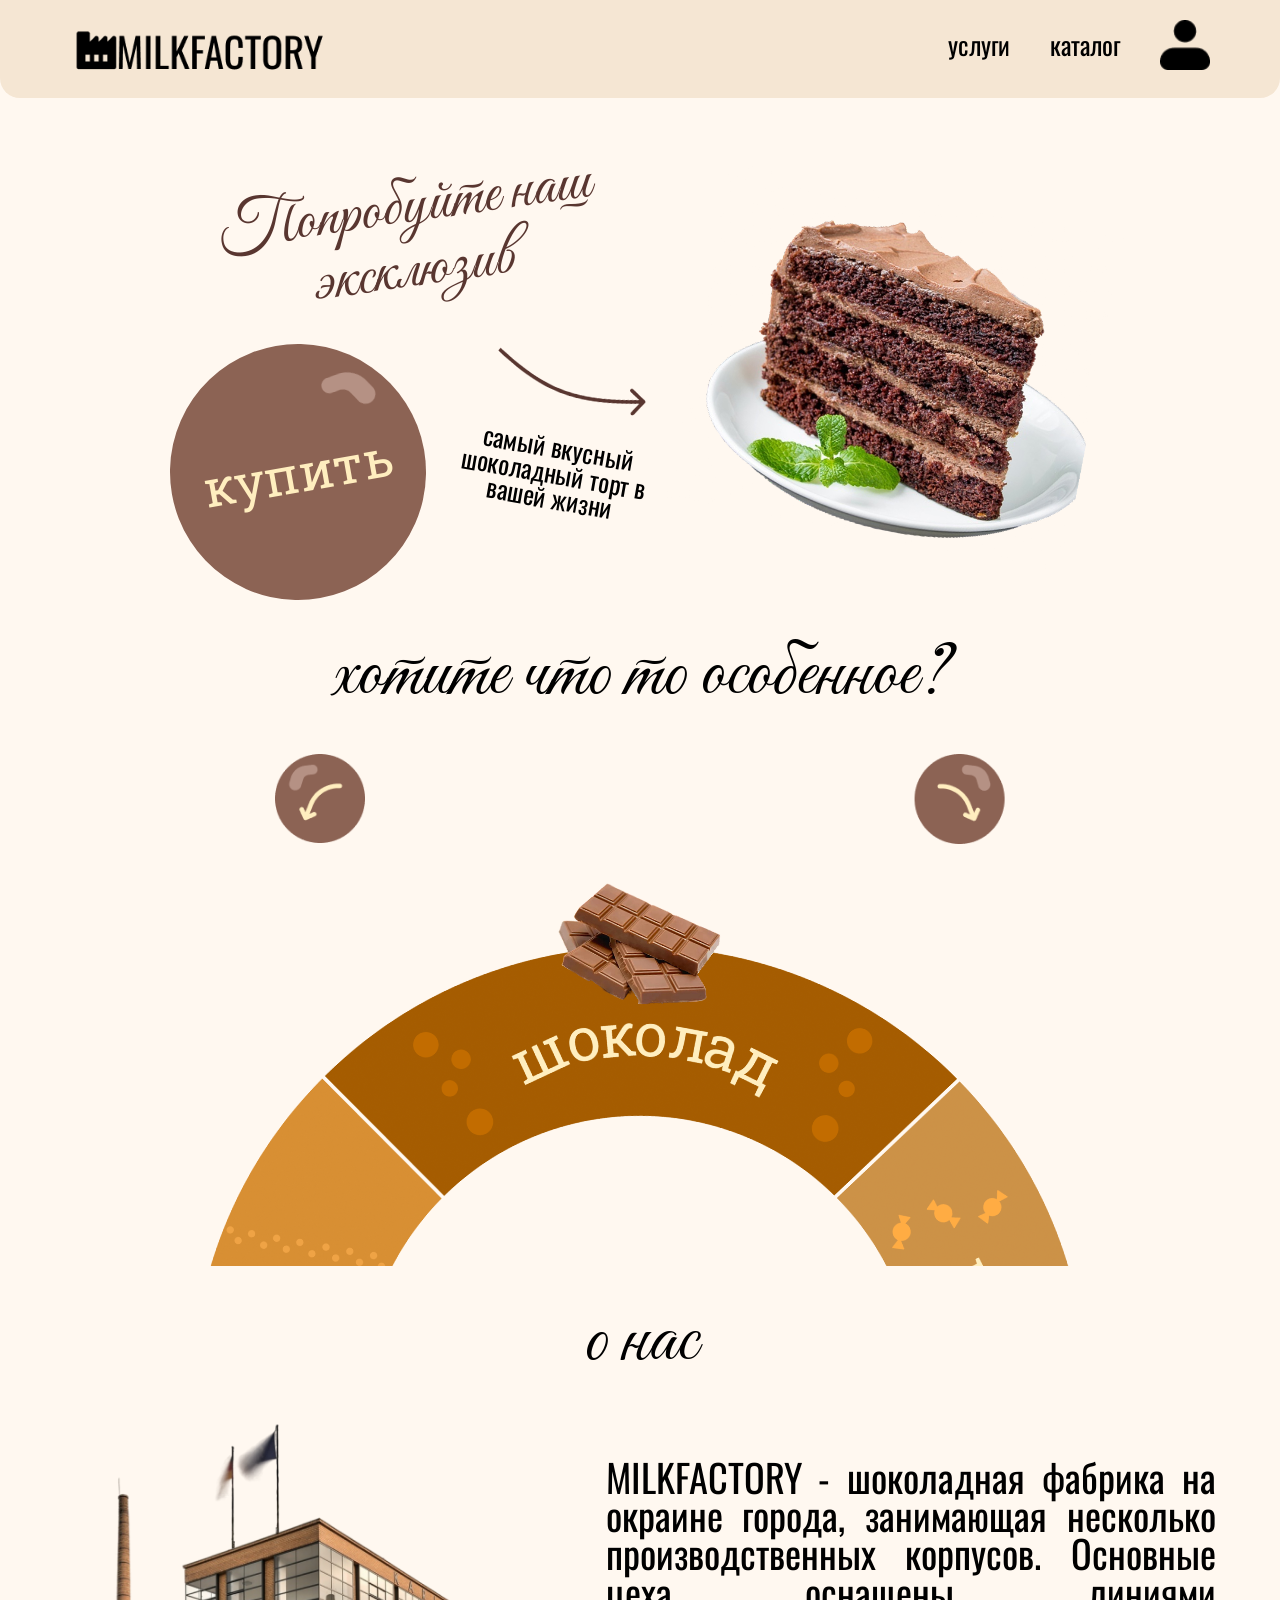
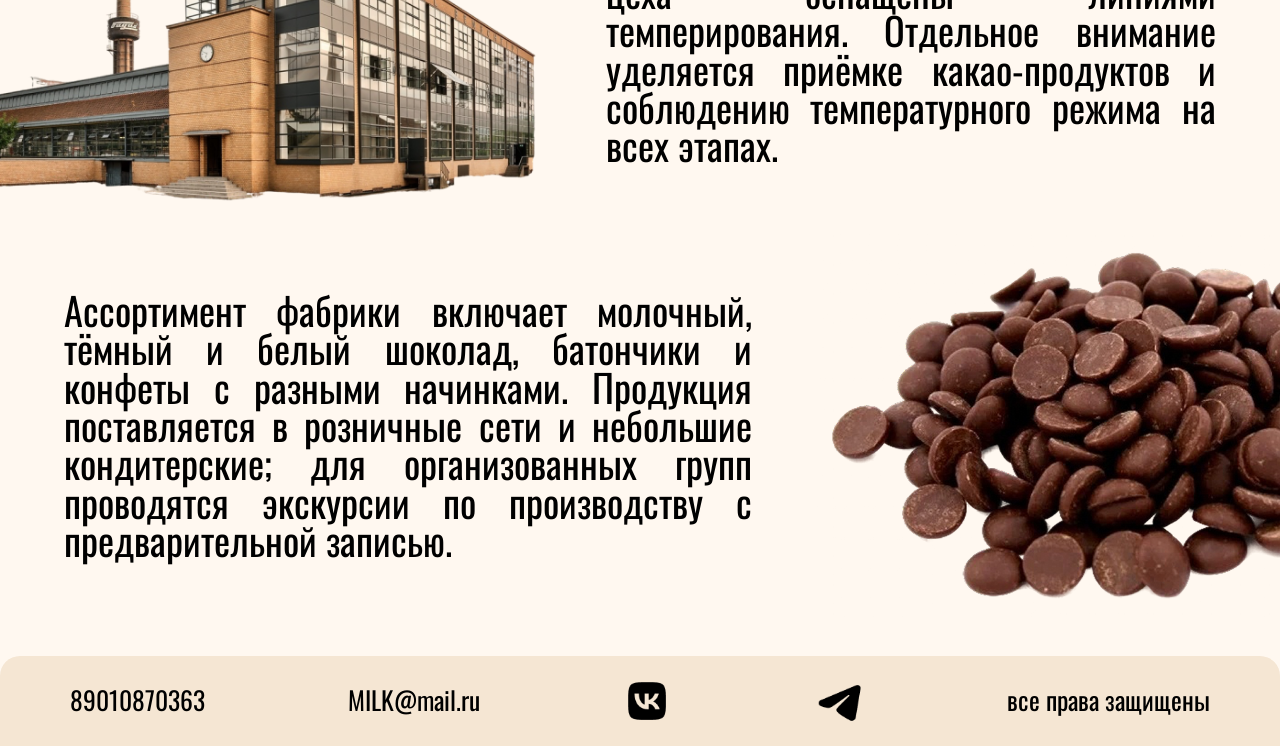
<file: public/index.html>
<!DOCTYPE html>
<html lang="en">
<head>
    <meta charset="UTF-8">
    <meta http-equiv="X-UA-Compatible" content="IE=edge">
    <meta name="viewport" content="width=device-width, initial-scale=1.0">
    <title>MILKFACTORY - главная</title>
    <link rel="stylesheet" href="css/reset.css">
    <link rel="stylesheet" href="css/style.css">
    <link rel="preconnect" href="https://fonts.googleapis.com">
    <link rel="preconnect" href="https://fonts.gstatic.com" crossorigin>
    <link href="https://fonts.googleapis.com/css2?family=Oswald:wght@200..700&display=swap" rel="stylesheet">
    <link href="https://fonts.googleapis.com/css2?family=Great+Vibes&display=swap" rel="stylesheet">
    <link href="https://fonts.googleapis.com/css2?family=Roboto+Slab:wght@100..900&display=swap" rel="stylesheet">
</head>
<body>
    <header>
        <a class="logo-contain" href="index.html"><img src="img/logo.png" alt="логотип" class="logo"></a>
        <a class="back-contain" href="index.html"><img src="img/icons/logo_tel.png" alt="логотип" class="back"></a>
        <nav>
            <ul>
                <li><a href="service.html">услуги</a></li>
                <li><a href="catalog.html">каталог</a></li>
                <li><a href="profile.html"><img src="img/icons/profile.png" alt="профиль" class="icon"></a></li>
            </ul>
        </nav>
    </header>
    <main>
        <section class="offer">
            <div>
                <h1 class="offer-title">Попробуйте наш эксклюзив</h1>
                <div class="offer--down">
                    <button class="offer-button">купить <img class="highlight-offer" src="img/button_before.png" alt=""></button>
                    <p class="offer-text"><img src="img/icons/Arrow.png" alt="стрелка"> самый вкусный шоколадный торт в вашей  жизни</p>
                </div>
            </div>
            <img src="img/products/торт.png" alt="торт шоколадный, вкусный" class="offer--img">
        </section>
        <h2>хотите что то особенное?</h2>
        <section class="index_filter">
            <div class="buttons_filter--wheel">
                <img class="button_rotate" src="img/button_rotate.png" alt="кнопка -45 градусов">
                <img class="button_rotate reverse" src="img/button_rotate.png" alt="кнопка +45 градусов">
            </div>
            <div class="buttons_filter--wheel--tel">
                <img class="triangle" src="img/spin.png" alt="стрелка">
            </div>
            <div class="wheel-div">
                <img class="wheel-img" src="img/circle_filt.png" alt="фильтрация">
                <button class="button_touch">нажми<img class="highlight" src="img/button_before.png" alt=""></button>
            </div>
        </section>
        <h2>о нас</h2>
        <section class="about-sec">
            <div>
                <img src="img/fabric.png" alt="красивая фабрика">
                <p>MILKFACTORY - шоколадная фабрика на окраине города, занимающая несколько производственных корпусов. Основные цеха оснащены линиями темперирования. Отдельное внимание уделяется приёмке какао-продуктов и соблюдению температурного режима на всех этапах.</p>
            </div>
            <div>
                <p>Ассортимент фабрики включает молочный, тёмный и белый шоколад, батончики и конфеты с разными начинками. Продукция поставляется в розничные сети и небольшие кондитерские; для организованных групп проводятся экскурсии по производству с предварительной записью.</p>
                <img src="img/chocolate.png" alt="шокалад">
            </div>
        </section>
    </main>
    <footer>
        <nav>
            <ul>
                <li><a>89010870363</a></li>
                <li><a>MILK@mail.ru</a></li>
                <li><a><img src="img/icons/vk.png" alt="вк" class="icon"></a></li>
                <li><a><img src="img/icons/tg.png" alt="телеграмм" class="icon"></a></li>
                <li class="protected"><a>все права защищены</a></li>
            </ul>
        </nav>
    </footer>
</body>
</html>
</file>
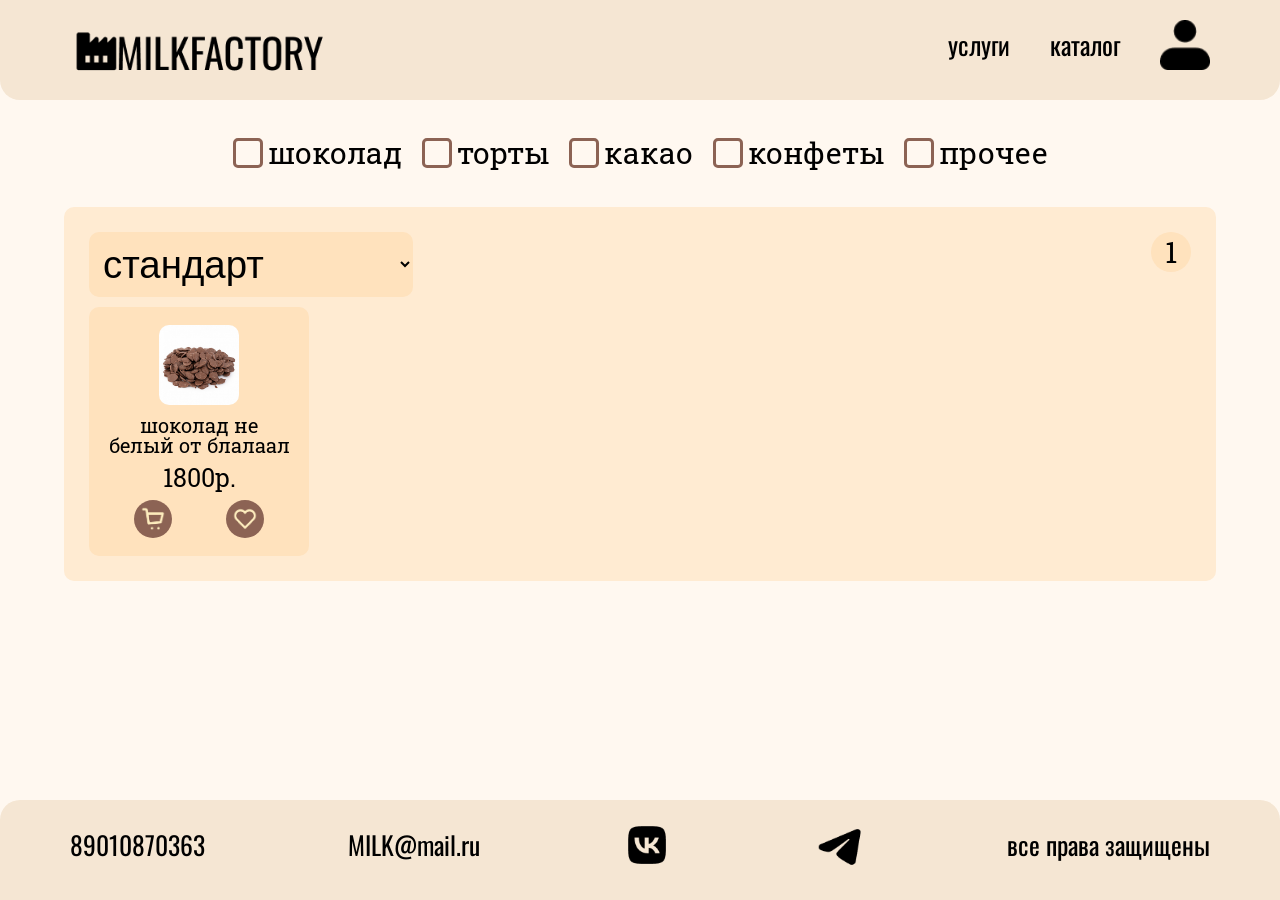
<file: public/catalog.html>
<!DOCTYPE html>
<html lang="en">
<head>
    <meta charset="UTF-8">
    <meta http-equiv="X-UA-Compatible" content="IE=edge">
    <meta name="viewport" content="width=device-width, initial-scale=1.0">
    <title>MILKFACTORY - главная</title>
    <link rel="stylesheet" href="css/reset.css">
    <link rel="stylesheet" href="css/style.css">
    <link rel="preconnect" href="https://fonts.googleapis.com">
    <link rel="preconnect" href="https://fonts.gstatic.com" crossorigin>
    <link href="https://fonts.googleapis.com/css2?family=Oswald:wght@200..700&display=swap" rel="stylesheet">
    <link href="https://fonts.googleapis.com/css2?family=Great+Vibes&display=swap" rel="stylesheet">
    <link href="https://fonts.googleapis.com/css2?family=Roboto+Slab:wght@100..900&display=swap" rel="stylesheet">
</head>
<body>
    <header>
        <a class="logo-contain" href="index.html"><img src="img/logo.png" alt="логотип" class="logo"></a>
        <a class="back-contain" href="index.html"><img src="img/icons/logo_tel.png" alt="логотип" class="back"></a>
        <nav>
            <ul>
                <li><a href="service.html">услуги</a></li>
                <li><a href="catalog.html">каталог</a></li>
                <li><a href="profile.html"><img src="img/icons/profile.png" alt="профиль" class="icon"></a></li>
            </ul>
        </nav>
    </header>
    <main>
        <section class="filtr_catalog--sec">
            <label for="inp_chockolate"><input class="inp_catalog" id="inp_chockolate" type="checkbox">шоколад</label>
            <label for="inp_cake"><input class="inp_catalog" id="inp_cake" type="checkbox">торты</label>
            <label for="inp_cacao"><input class="inp_catalog" id="inp_cacao" type="checkbox">какао</label>
            <label for="inp_candy"><input class="inp_catalog" id="inp_candy" type="checkbox">конфеты</label>
            <label for="inp_other"><input class="inp_catalog" id="inp_other" type="checkbox">прочее</label>
        </section>
        <section class="catalog--sec">
            <div class="manipulate_catalog">
                <select class="select--catalog">
                    <option>стандарт</option>
                    <option>по возрастанию</option>
                    <option>по убыванию</option>
                </select>
                <div class="pug_buttons">
                    <button class="pug_button">1</button>
                </div>
            </div>
            <div class="catalog">
                <div class="product_cart">
                    <img src="img\products\main_image_1.png" alt="" class="img_product--catalog">
                    <h4 class="product_title--catalog">шоколад не белый от блалаал</h4>
                    <p class="product_price--catalog">1800р.</p>
                    <div class="buttons_product--catalog">
                        <button class="button--catalog"><img class="img_cart--catalog" src="img/icons/cart.png" alt=""></button>
                        <button class="button--catalog"><img class="img_favorit--catalog" src="img/icons/favourite.png" alt=""></button>
                    </div>
                </div>
            </div>
        </section>
    </main>
    <footer>
        <nav>
            <ul>
                <li><a>89010870363</a></li>
                <li><a>MILK@mail.ru</a></li>
                <li><a><img src="img/icons/vk.png" alt="вк" class="icon"></a></li>
                <li><a><img src="img/icons/tg.png" alt="телеграмм" class="icon"></a></li>
                <li class="protected"><a>все права защищены</a></li>
            </ul>
        </nav>
    </footer>
</body>
</html>
</file>
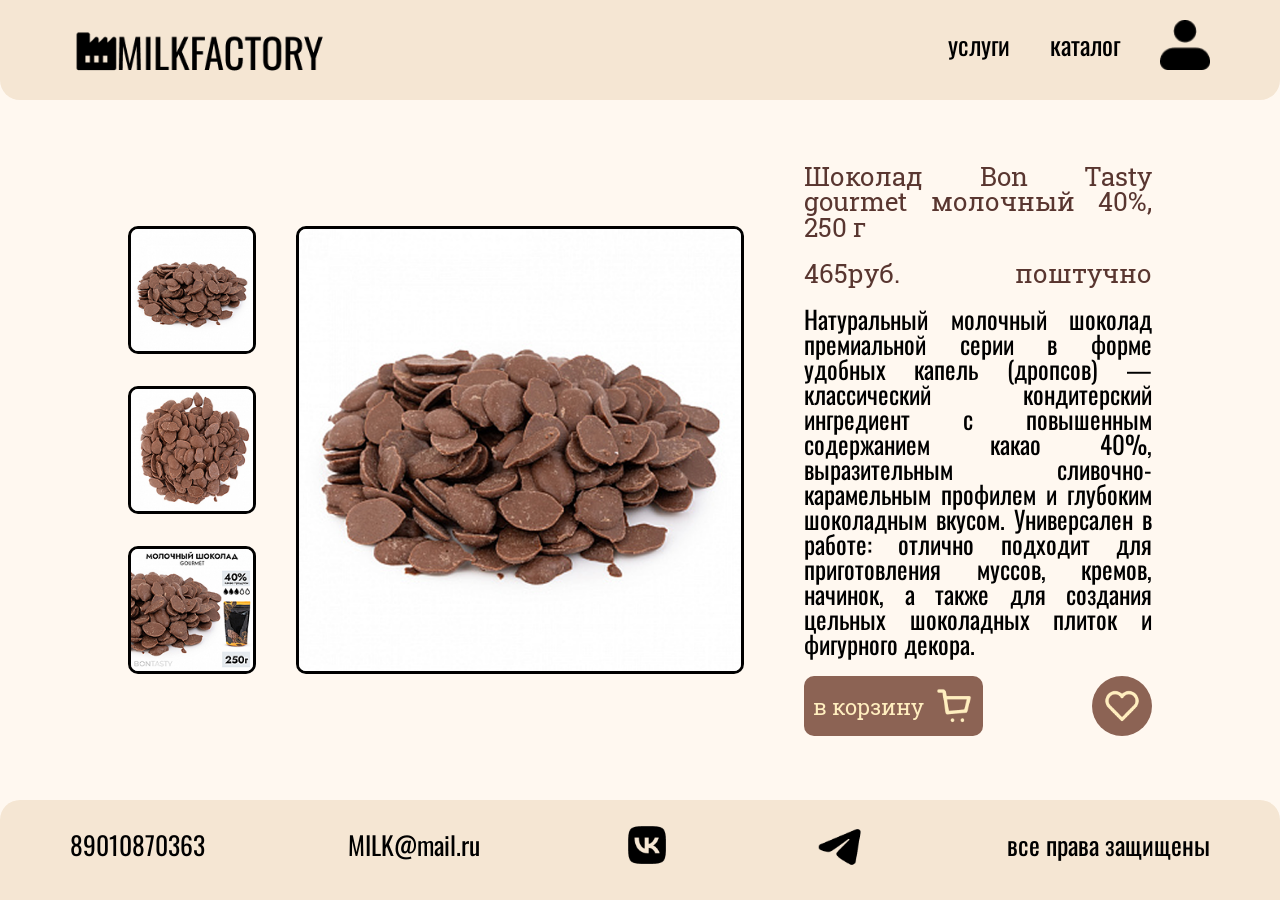
<file: public/product.html>
<!DOCTYPE html>
<html lang="en">
<head>
    <meta charset="UTF-8">
    <meta http-equiv="X-UA-Compatible" content="IE=edge">
    <meta name="viewport" content="width=device-width, initial-scale=1.0">
    <title>MILKFACTORY - главная</title>
    <link rel="stylesheet" href="css/reset.css">
    <link rel="stylesheet" href="css/style.css">
    <link rel="preconnect" href="https://fonts.googleapis.com">
    <link rel="preconnect" href="https://fonts.gstatic.com" crossorigin>
    <link href="https://fonts.googleapis.com/css2?family=Oswald:wght@200..700&display=swap" rel="stylesheet">
    <link href="https://fonts.googleapis.com/css2?family=Great+Vibes&display=swap" rel="stylesheet">
    <link href="https://fonts.googleapis.com/css2?family=Roboto+Slab:wght@100..900&display=swap" rel="stylesheet">
</head>
<body>
    <header>
        <a class="logo-contain" href="index.html"><img src="img/logo.png" alt="логотип" class="logo"></a>
        <a class="back-contain" href="index.html"><img src="img/icons/logo_tel.png" alt="логотип" class="back"></a>
        <nav>
            <ul>
                <li><a href="service.html">услуги</a></li>
                <li><a href="catalog.html">каталог</a></li>
                <li><a href="profile.html"><img src="img/icons/profile.png" alt="профиль" class="icon"></a></li>
            </ul>
        </nav>
    </header>
    <main>
        <section class="product--sec">
            <div class="product_img-div">
                <div class="secondary_images--product">
                    <img class="secondary_image--product" src="img/products/secondary-image_1-1.png" alt="шоколад">
                    <img class="secondary_image--product" src="img/products/secondary-image_1-2.png" alt="шоколад">
                    <img class="secondary_image--product" src="img/products/secondary-image_1-3.png" alt="шоколад">
                </div>
                <img class="main_image--product" src="img/products/main_image_1.png" alt="шоколад">
            </div>
            <div class="product_descripthion">
                <h3 class="title_product">Шоколад Bon Tasty gourmet молочный 40%, 250 г</h3>
                <div class="product_price--div">
                    <p class="product_price">465руб.</p>
                    <p class="product_qantity">поштучно</p>
                </div>
                <p class="product_text">Натуральный молочный шоколад премиальной серии в форме удобных капель (дропсов) — классический кондитерский ингредиент с повышенным содержанием какао 40%, выразительным сливочно-карамельным профилем и глубоким шоколадным вкусом. Универсален в работе: отлично подходит для приготовления муссов, кремов, начинок, а также для создания цельных шоколадных плиток и фигурного декора.</p>
                <div class="product_div--buttons">
                    <button class="button_buy--product">в корзину<img src="img/icons/cart.png" alt="корзина" class="img_basket"></button>
                    <button class="button_favourites--product"><img src="img/icons/favourite.png" alt="сердечко" class="img_favourit"></button>
                </div>
            </div>
        </section>
    </main>
    <footer>
        <nav>
            <ul>
                <li><a>89010870363</a></li>
                <li><a>MILK@mail.ru</a></li>
                <li><a><img src="img/icons/vk.png" alt="вк" class="icon"></a></li>
                <li><a><img src="img/icons/tg.png" alt="телеграмм" class="icon"></a></li>
                <li class="protected"><a>все права защищены</a></li>
            </ul>
        </nav>
    </footer>
</body>
</html>
</file>
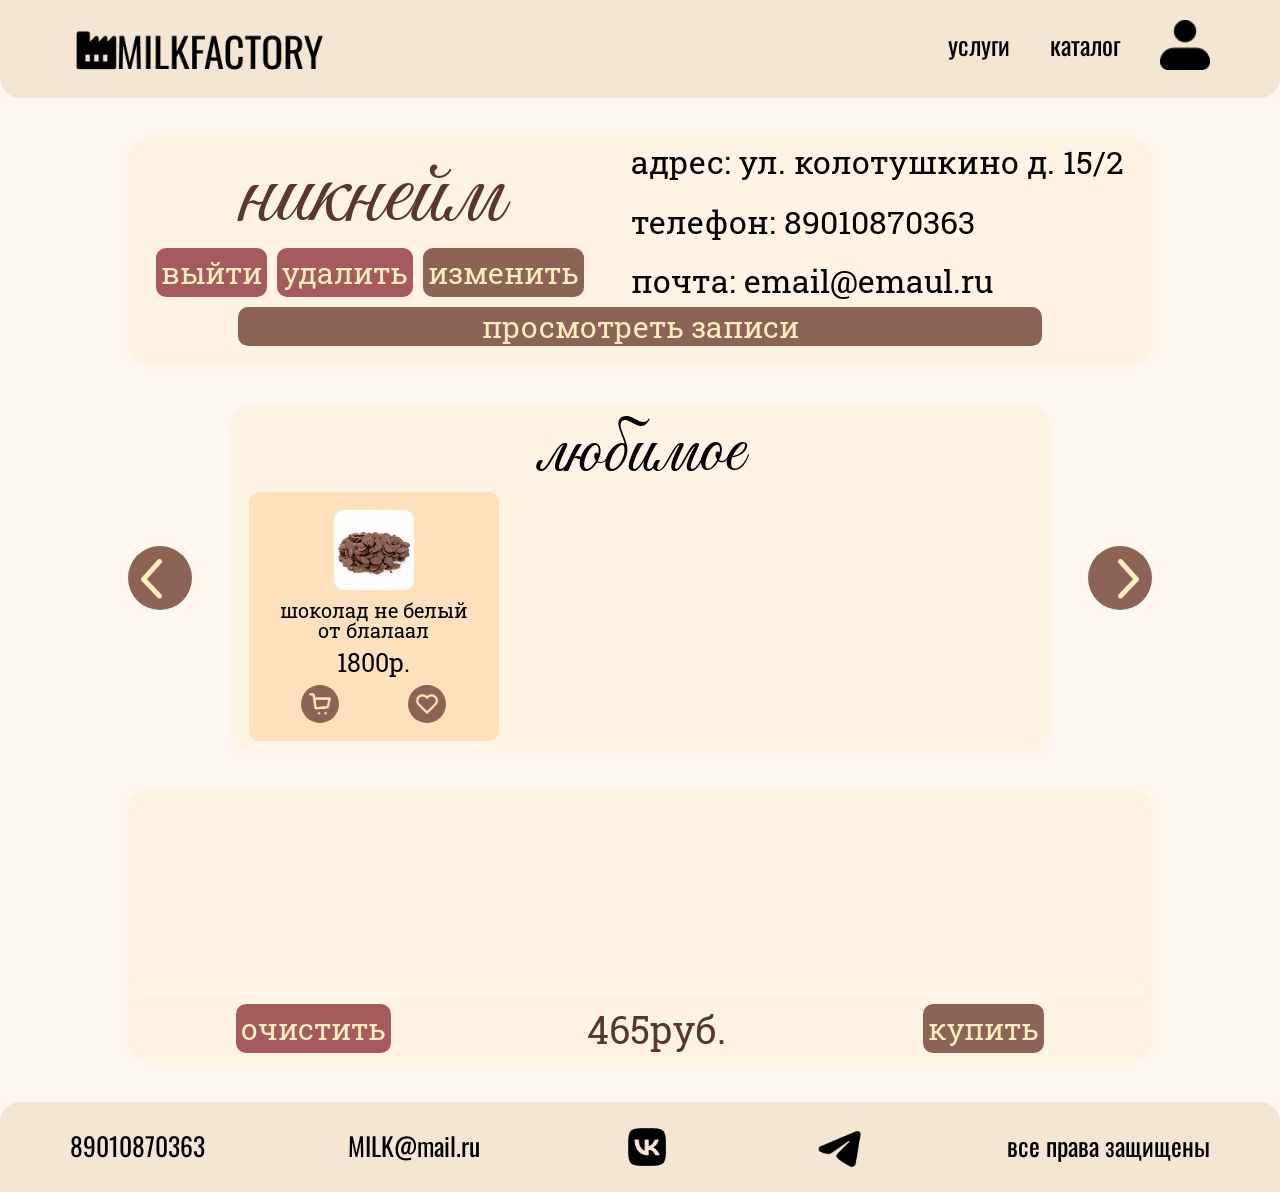
<file: public/profile.html>
<!DOCTYPE html>
<html lang="en">
<head>
    <meta charset="UTF-8">
    <meta http-equiv="X-UA-Compatible" content="IE=edge">
    <meta name="viewport" content="width=device-width, initial-scale=1.0">
    <title>MILKFACTORY - главная</title>
    <link rel="stylesheet" href="css/reset.css">
    <link rel="stylesheet" href="css/style.css">
    <link rel="preconnect" href="https://fonts.googleapis.com">
    <link rel="preconnect" href="https://fonts.gstatic.com" crossorigin>
    <link href="https://fonts.googleapis.com/css2?family=Oswald:wght@200..700&display=swap" rel="stylesheet">
    <link href="https://fonts.googleapis.com/css2?family=Great+Vibes&display=swap" rel="stylesheet">
    <link href="https://fonts.googleapis.com/css2?family=Roboto+Slab:wght@100..900&display=swap" rel="stylesheet">
</head>
<body>
    <header>
        <a class="logo-contain" href="index.html"><img src="img/logo.png" alt="логотип" class="logo"></a>
        <a class="back-contain" href="index.html"><img src="img/icons/logo_tel.png" alt="логотип" class="back"></a>
        <nav>
            <ul>
                <li><a href="service.html">услуги</a></li>
                <li><a href="catalog.html">каталог</a></li>
                <li><a href="profile.html"><img src="img/icons/profile.png" alt="профиль" class="icon"></a></li>
            </ul>
        </nav>
    </header>
    <main>
        <section class="description_user--sec">
            <div class="description_user--div">
                <div class="visul_part">
                    <h2 class="user_title">никнейм</h2>
                    <div class="buttons_change-profiles">
                        <button class="exit_user--button">выйти</button>
                        <button class="delete_user--button">удалить</button>
                        <button class="change_user--button">изменить</button>
                    </div>
                </div>
                <div class="main_part">
                    <p class="user_info adress">адрес: ул. колотушкино д. 15/2 </p>
                    <p class="user_info tel">телефон: 89010870363</p>
                    <p class="user_info mail">почта: email@emaul.ru</p>
                </div>
            </div>
            <button class="view_orders--button">просмотреть записи</button>
        </section>
        <section class="favorites_user--sec">
            <button class="favorites--button"><img src="img/icons/arrow_2.png" alt="назад"></button>
            <div class="favorites-div">
                <div class="title_div--favorites">
                    <button class="button--catalog_tel"><img src="img/icons/arrow_2.png" alt=""></button>
                    <h2 class="title_favorites">любимое</h2>
                    <button class="button--catalog_tel reverse"><img src="img/icons/arrow_2.png" alt=""></button>
                </div>
                <div class="favorites-div--main">
                    <div class="product_cart">
                        <img src="img\products\main_image_1.png" alt="" class="img_product--catalog">
                        <h4 class="product_title--catalog">шоколад не белый от блалаал</h4>
                        <p class="product_price--catalog">1800р.</p>
                        <div class="buttons_product--catalog">
                            <button class="button--catalog"><img class="img_cart--catalog" src="img/icons/cart.png" alt=""></button>
                            <button class="button--catalog"><img class="img_favorit--catalog" src="img/icons/favourite.png" alt=""></button>
                        </div>
                    </div>
                </div>
            </div>
            <button class="favorites--button reverse"><img src="img/icons/arrow_2.png" alt="вперед"></button>
        </section>
        <section class="basket_user--sec">
            <div class="basket"></div>
            <div class="change_basket">
                <button class="clear_basket">очистить</button>
                <p class="price_basket">465руб.</p>
                <button class="buy_basket">купить</button>
            </div>
        </section>
    </main>
    <footer>
        <nav>
            <ul>
                <li><a>89010870363</a></li>
                <li><a>MILK@mail.ru</a></li>
                <li><a><img src="img/icons/vk.png" alt="вк" class="icon"></a></li>
                <li><a><img src="img/icons/tg.png" alt="телеграмм" class="icon"></a></li>
                <li class="protected"><a>все права защищены</a></li>
            </ul>
        </nav>
    </footer>
</body>
</html>
</file>
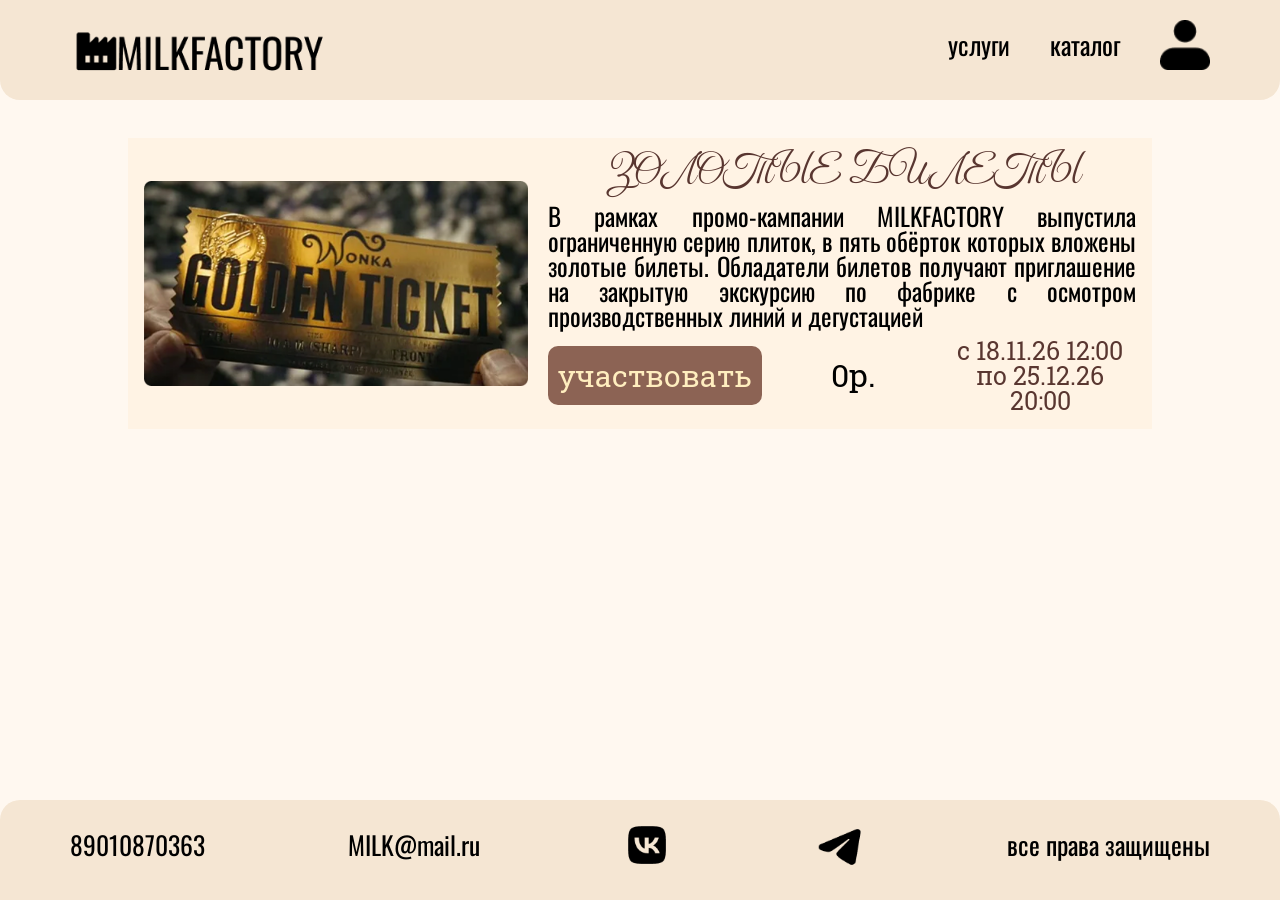
<file: public/service.html>
<!DOCTYPE html>
<html lang="en">
<head>
    <meta charset="UTF-8">
    <meta http-equiv="X-UA-Compatible" content="IE=edge">
    <meta name="viewport" content="width=device-width, initial-scale=1.0">
    <title>MILKFACTORY - главная</title>
    <link rel="stylesheet" href="css/reset.css">
    <link rel="stylesheet" href="css/style.css">
    <link rel="preconnect" href="https://fonts.googleapis.com">
    <link rel="preconnect" href="https://fonts.gstatic.com" crossorigin>
    <link href="https://fonts.googleapis.com/css2?family=Oswald:wght@200..700&display=swap" rel="stylesheet">
    <link href="https://fonts.googleapis.com/css2?family=Great+Vibes&display=swap" rel="stylesheet">
    <link href="https://fonts.googleapis.com/css2?family=Roboto+Slab:wght@100..900&display=swap" rel="stylesheet">
</head>
<body>
    <header>
        <a class="logo-contain" href="index.html"><img src="img/logo.png" alt="логотип" class="logo"></a>
        <a class="back-contain" href="index.html"><img src="img/icons/logo_tel.png" alt="логотип" class="back"></a>
        <nav>
            <ul>
                <li><a href="service.html">услуги</a></li>
                <li><a href="catalog.html">каталог</a></li>
                <li><a href="profile.html"><img src="img/icons/profile.png" alt="профиль" class="icon"></a></li>
            </ul>
        </nav>
    </header>
    <main>
        <section class="cart_services--sec">
            <div class="cart_services">
                <img src="img/services/service1.png" alt="золотой билет" class="cart_services--img">
                <div class="cart_services--description">
                    <h3 class="cart_services--title">ЗОЛОТЫЕ БИЛЕТЫ</h3>
                    <p class="cart_services--text">В рамках промо-кампании MILKFACTORY выпустила ограниченную серию плиток, в пять обёрток которых вложены золотые билеты. Обладатели билетов получают приглашение на закрытую экскурсию по фабрике с осмотром производственных линий и дегустацией</p>
                    <div class="cart_services--UI">
                        <button class="cart_services--button">участвовать</button>
                        <p class="cart_services--price">0р.</p>
                        <p class="cart_services--data">с 18.11.26 12:00 по 25.12.26 20:00</p>
                    </div>
                </div>
            </div>
        </section>
    </main>
    <footer>
        <nav>
            <ul>
                <li><a>89010870363</a></li>
                <li><a>MILK@mail.ru</a></li>
                <li><a><img src="img/icons/vk.png" alt="вк" class="icon"></a></li>
                <li><a><img src="img/icons/tg.png" alt="телеграмм" class="icon"></a></li>
                <li class="protected"><a>все права защищены</a></li>
            </ul>
        </nav>
    </footer>
</body>
</html>
</file>
<file: public/css/style.css>
body {
    background-color: #FFF8F0;
    min-height: 100vh;
    display: flex;
    flex-direction: column;
    gap: clamp(15px, 3vw, 50px);
}

a{
    font-family: "Oswald", sans-serif;
    font-size: clamp(20px, 2vw, 40px);
}

h2{
    font-family: "Great Vibes", cursive;
    font-size: clamp(40px, 6vw, 135px);
}

main {
    display: flex;
    flex: 1;
    flex-direction: column;
    align-items: center;
    width: 100%;
    justify-self: center;
    gap: clamp(15px, 3vw, 50px);
}

header, footer {
    background-color: #F5E6D3;
    height: clamp(70px, 10vw, 100px);
    width: 100%;
    padding: 20px clamp(30px, 10vw, 70px);
    display: flex;
}

header {
    justify-content: space-between;
    border-radius: 0px 0px 20px 20px;
}

header nav ul {
    display: flex;
    justify-content: space-around;
    gap: 40px;
    align-items: center;
}

.visually-hidden:not(:focus):not(:active) {
    position: absolute;
    width: 1px;
    height: 1px;
    overflow: hidden;
    white-space: nowrap;
    clip: rect(0 0 0 0);
}

.logo-contain{
    display: flex;
    align-items: center;
}

footer {
    border-radius: 20px 20px 0px 0px;
}

footer nav{
    width: 100%;
}

footer nav ul {
    display: flex;
    justify-content: space-between;
    align-items: center;
}

.logo {
    width: clamp(200px, 20vw, 315px);
    max-height: 70px;
}

.icon {
    width: clamp(30px, 5vw, 50px);
    height: clamp(30px, 5vw, 50px);
}

.back {
    width: 50px;
    height: 50px;
}

.back-contain {
    display: none;
}

.offer{
    display: flex;
    align-items: center;
}

.offer--down{
    display: flex;
    justify-content: space-around;
    align-items: center;
}

.offer-title{
    font-family: "Great Vibes", cursive;
    font-size: clamp(40px, 5vw, 135px);
    transform: rotate(-8deg);
    color: #593630;
    margin: 40px 0px;
    width: clamp(320px, 40vw, 900px);
    text-align: center;
}

button{
    border-radius: 50%;
    background-color: #8C6354;
    color: #FFEEBF;
    font-size: 30px;
    font-family: "Roboto Slab", serif;
    position: relative;
}

.offer-button{
    width: clamp(90px, 20vw, 310px);
    height: clamp(90px, 20vw, 310px);
    border-radius: 50%;
    background-color: #8C6354;
    color: #FFEEBF;
    font-size: clamp(20px, 4vw, 60px);
    font-family: "Roboto Slab", serif;
    transform: rotate(-10deg);
}

.offer--img{
    width: clamp(150px, 36vw, 670px);
}

.offer-text{
    position: relative;
    font-size: clamp(20px, 2vw, 50px);
    width: clamp(170px, 15vw, 300px);
    transform: rotate(10deg);
    font-family: "Oswald", sans-serif;
    text-align: center;
}

.offer-text img{
    position: absolute;
    top: -75px;
    width: clamp(100px, 12vw, 176px);
}

.highlight{
    position: absolute;
    width: 22px;
    top: 20px;
    right: 20px;
}

.highlight-offer{
    position: absolute;
    width: clamp(22px, 4vw, 76px);
    top: clamp(15px, 3vw, 40px);
    right: clamp(15px, 3vw, 40px)
}

.index-filter{
    width: 100%;
}

.buttons_filter--wheel{
    display: flex;
    justify-content: space-around;
    align-items: center;
}

.button_rotate{
    cursor: pointer;
    width: clamp(50px, 7vw, 100px);
}

.reverse{
    transform: scale(-1, 1);
}

.wheel-div{
    display: grid;
    justify-items: center;
    width: 100vw;
    overflow: hidden;
    height: clamp(100px, 33vw, 500px);
    position: relative;
}

.wheel-img{
    margin-top: clamp(60px, 8vw, 120px);
    transform: rotate(-45deg);
    cursor: pointer;
    width: clamp(700px, 70vw, 1480px);
}

.buttons_filter--wheel--tel{
    display: none;
}

.button_touch{
    display: none;
}

.about-sec{
    width: 100vw;
    display: flex;
    flex-direction: column;
    gap: clamp(15px, 100vw, 30px)
}

.about-sec div{
    display: flex;
    align-items: center;
}

.about-sec div p{
    font-family: "Oswald", sans-serif;
    font-size: clamp(15px, 3vw, 40px);
    text-align: justify;
    padding: 0px clamp(18px, 5vw, 180px);
}

.about-sec div img{
    height: clamp(140px, 30vw, 400px);
}

.cart_services--sec{
    display: flex;
    flex-direction: column;
    gap: 30px;
    align-items: center;
}

.cart_services{
    display: flex;
    gap: 20px;
    align-items: center;
    padding: 16px;
    background-color: #FFF3E4;
    width: 80%;
}

.cart_services--description{
    display: flex;
    flex-direction: column;
    align-items: center;
    justify-content: space-around;
    height: 100%;
    gap: 10px;
}

.cart_services--UI{
    display: flex;
    justify-content: space-between;
    align-items: center;
    width: 100%;
    flex-wrap: wrap;
}

.cart_services--img {
    width: clamp(280px, 30vw, 500px);
}

.cart_services--title{
    font-family: "Great Vibes", cursive;
    color: #593630;
    font-size: clamp(22px, 3vw, 40px);
    text-align: center;
}

.cart_services--text{
    font-size: clamp(20px, 2vw, 25px);
    font-family: "Oswald", sans-serif;
    text-align: justify;
}

.cart_services--button{
    border-radius: 10px;
    padding: 10px;
}

.cart_services--price{
    font-size: clamp(30px, 2.5vw, 40px);
    font-family: "Roboto Slab", serif;
}

.cart_services--data{
    color: #593630;
    text-align: center;
    font-family: "Roboto Slab", serif;
    font-size: clamp(20px, 2vw, 25px);
    width: clamp(160px, 15vw, 200px);
}

.product--sec{
    width: 80%;
    display: flex;
    gap: clamp(60px, 4vw, 90px);
    align-items: center;
    justify-content: center;
    height: 100%;
}

.product_img-div{
    display: flex;
    gap: clamp(40px, 3vw, 60px);
}

.secondary_images--product{
    display: flex;
    flex-direction: column;
    justify-content: space-between;
}

.product_descripthion{
    display: flex;
    flex-direction: column;
    gap: 20px;
}

.product_price--div{
    display: flex;
    justify-content: space-between;
}

.product_div--buttons{
    display: flex;
    justify-content: space-between;
}

.secondary_image--product{
    border-radius: 10px;
    border: clamp(1px, 1vw, 3px) solid black;
    width: clamp(70px, 10vw, 150px);
}

.main_image--product{
    border-radius: 10px;
    border: 3px solid black;
    width: clamp(300px, 35vw, 600px);
}

.title_product{
    color: #593630;
    font-family: "Roboto Slab", serif;
    font-size: clamp(25px, 2vw, 40px);
    text-align: justify;
    width: 100%;
}

.product_price{
    color: #593630;
    font-family: "Roboto Slab", serif;
    font-size: clamp(25px, 2vw, 30px);
}

.product_qantity{
    color: #593630;
    font-family: "Roboto Slab", serif;
    font-size: clamp(25px, 2vw, 30px);
}

.product_text{
    font-size: clamp(15px, 2vw, 25px);
    font-family: "Oswald", sans-serif;
    text-align: justify;
}

.button_buy--product{
    border-radius: 10px;
    padding: clamp(5px, 0.7vw, 10px);
    display: flex;
    align-items: center;
    gap: 10px;
    justify-content: space-between;
    font-size: clamp(20px, 1.7vw, 30px);
}

.button_favourites--product{
    padding: 10px;
}

.img_basket{
    width: clamp(40px, 3vw, 60px);
}

.img_favourit{
    width: clamp(40px, 3vw, 60px);
}

.filtr_catalog--sec{
    display: flex;
    gap: 20px;
    flex-wrap: wrap;
    align-items: center;
    justify-content: center;
}

.inp_catalog {
    accent-color: #8C6354;
    width: 30px;
    height: 30px;
    border-radius: 5px;
    background-color: #FFF8F0;
    border: 3px #8C6354 solid;
    transition: 500ms;
}

.inp_catalog::after{
    content: "";
    position: absolute;
    inset: 0;
    width: 0px;
    height: 0px;
    font-size: 30px;
    background-image: url("../img/button_before.png");
    background-repeat: no-repeat;
    background-size: contain;
    margin-left: auto;
    transition: 500ms;
}

.inp_catalog:checked{
    background-color: #8C6354;
    transition: 500ms;
}

.inp_catalog:checked::after{
    width: 10px;
    height: 10px;
    transition: 500ms;
}

label{
    display: flex;
    align-items: center;
    gap: 5px;
    font-size: clamp(20px, 3vw, 30px);
    font-family: "Roboto Slab", serif;
}

.catalog--sec{
    width: 90%;
    background-color: #FFEBD2;
    border-radius: 10px;
    padding: clamp(15px, 3vw, 25px);
    display: flex;
    flex-direction: column;
    gap: 10px;
}

.manipulate_catalog{
    display: flex;
    justify-content: space-between;
}

.catalog{
    display: grid;
    grid-template-columns: repeat(5, 1fr);
    grid-template-rows: 2;
}

.product_cart{
    border-radius: 10px;
    background-color: #FFE2BD;
    max-width: 250px;
    padding: clamp(10px, 3vw, 18px);
    display: flex;
    flex-direction: column;
    align-items: center;
    gap: 10px;
}

.img_product--catalog{
    width: clamp(80px, 5vw, 200px);
    border-radius: 10px;
}

.product_title--catalog{
    font-size: clamp(10px, 3vw, 20px);
    font-family: "Roboto Slab", serif;
    text-align: center;
}

.product_price--catalog{
    font-size: clamp(15px, 3vw, 25px);
    font-family: "Roboto Slab", serif;
    text-align: center;
}

.buttons_product--catalog{
    display: flex;
    justify-content: space-around;
    width: 100%;
}

.buttons_product--catalog button{
    padding: clamp(5px, 3vw, 15px);
    height: clamp(35px, 3vw, 75px);
    width: clamp(35px, 3vw, 75px);
    display: flex;
    align-items: center;
    justify-content: center;
}

.select--catalog {
    background-color: #FFE2BD;
    border-radius: 10px;
    font-size: clamp(20px, 3vw, 50px);
    padding: 10px ;
}

.pug_button{
    width: clamp(40px, 3vw, 60px);
    height: clamp(40px, 3vw, 60px);
    background-color: #FFE2BD;
    color: black;
}

.img_cart--catalog{
    width: clamp(20px, 2vw, 50px);
}

.img_favorit--catalog{
    width: clamp(20px, 2vw, 50px);
}

.product_title--catalog{
    font-size: clamp(10px, 2vw, 20px);
}

.product_price--catalog{
    font-size: clamp(15px, 3vw, 25px);
}

.description_user--sec{
    background-color: #FFF3E4;
    width: 80%;
    border-radius: 20px;
    display: flex;
    flex-direction: column;
    justify-content: center;
    padding: 10px;
    gap: 10px;
}

.description_user--div{
    display: flex;
    justify-content: space-around;
    gap: 10px;
}

.visul_part{
    display: flex;
    flex-direction: column;
    justify-content: center;
}

.main_part{
    height: 100%;
    display: flex;
    flex-direction: column;
    justify-content: space-between;
}

.user_title{
    font-size: clamp(100px, 8vw, 140px);
    color: #593630;
    text-align: center;
}

.buttons_change-profiles{
    display: flex;
    gap: 10px;
}

.buttons_change-profiles button{
    border-radius: 10px;
    padding: 5px;
    font-size: clamp(20px, 3vw, 30px);
}

.exit_user--button{
    background-color: #A55B5B;
}

.delete_user--button{
    background-color: #A55B5B;
}

.user_info{
    font-size: clamp(20px, 2.5vw, 35px);
    font-family: "Roboto Slab", serif;
}

.view_orders--button{
    width: 80%;
    border-radius: 10px;
    margin: 0px auto;
    font-size: clamp(20px, 4vw, 30px);
    margin-bottom: 10px;
}

.favorites_user--sec{
    display: flex;
    justify-content: space-between;
    width: 80%;
    align-items: center;
}

.favorites-div{
    width: 80%;
    display: flex;
    background-color: #FFF3E4;
    border-radius: 20px;
    flex-direction: column;
    align-items: center;
    padding: 10px;
}

.favorites-div--main{
    width: 100%;
    display: grid;
    grid-template-columns: repeat(3, 1fr);
    grid-template-rows: 1;
    justify-items: center;
}

.favorites--button{
    width: clamp(50px, 5vw, 80px);
    height: clamp(50px, 5vw, 80px);
    padding: clamp(8px, 1vw, 18px);
    display: flex;
}

.basket_user--sec{
    width: 80%;
    border-radius: 20px;
    padding: 10px;
    background-color: #FFF3E4;
}

.basket{
    display: grid;
    grid-template-columns: repeat(4, 1fr);
    min-height: clamp(110px, 15vw, 270px);
}

.change_basket{
    display: flex;
    align-items: center;
    justify-content: space-around;
    border-top: 3px solid #FFF8F0;
    padding-top: 10px;
}

.change_basket button{
    border-radius: 10px;
    padding: 5px;
    font-size: clamp(20px, 3vw, 30px);
}

.clear_basket{
    background-color: #A55B5B;
}

.price_basket{
    color: #593630;
    font-family: "Roboto Slab", serif;
    font-size: clamp(20px, 3vw, 40px);
}

.button--catalog_tel{
    display: none;
    width: clamp(30px, 5vw, 50px);
    height: clamp(30px, 5vw, 50px);
    padding: 5px;
}

.title_div--favorites{
    width: 100%;
    display: flex;
    justify-content: center;
}

@media (max-width: 970px){
    .cart_services--button{
        width: 100%;
    }
    .product--sec{
        flex-direction: column;
    }
}
@media (max-width: 750px) {
    .logo-contain {
        display: none;
    }
    .protected {
        display: none;
    }
    .back-contain{
        display: flex;
        align-items: center;
    }
    .offer-title{
        margin-top: 10px;
    }
    .offer-text img{
        display: none;
    }
    .buttons_filter--wheel{
        display: none;
    }
    .wheel-div{
        display: flex;
        justify-content: center;
        align-items: center;
        height: 420px;
    }
    .wheel-img{
        margin: 0;
        cursor: auto;
        width: 360px;
        height: 360px;
    }
    .buttons_filter--wheel--tel{
        display: flex;
        flex-direction: column;
        align-items: center;
        justify-content: space-around;
    }
    .button_touch{
        display: block;
        position: absolute;
        top: 50%;
        transform: translateY(-50%);
        z-index: 1;
        cursor: pointer;
        width: 135px;
        height: 135px;
    }
    .cart_services{
        flex-direction: column;
    }
    .catalog{
        grid-template-columns: repeat(3, 1fr);
        grid-template-rows: 3;
    }
    .description_user--div{
        flex-direction: column;
        gap: 5px;
    }
    .buttons_change-profiles{
        justify-content: center;
    }
    .main_part{
        align-items: center;
    }   
    .favorites-div{
        width: 100%;
    }
    .favorites--button{
        display: none;
    }
    .button--catalog_tel{
        display: flex;
    }
    .title_div--favorites{
        justify-content: space-around;
    }
}
@media (max-width: 480px) {
    .offer div{
        width: 280px;
    }
    .offer-button{
        margin-left: 30px;
    }
    .about-sec div img{
        display: none;
    }
    .offer--img{
        width: 145px;
        height: 125px;
    }
    .main_image--product{
        width: 250px;
    }
}
</file>
